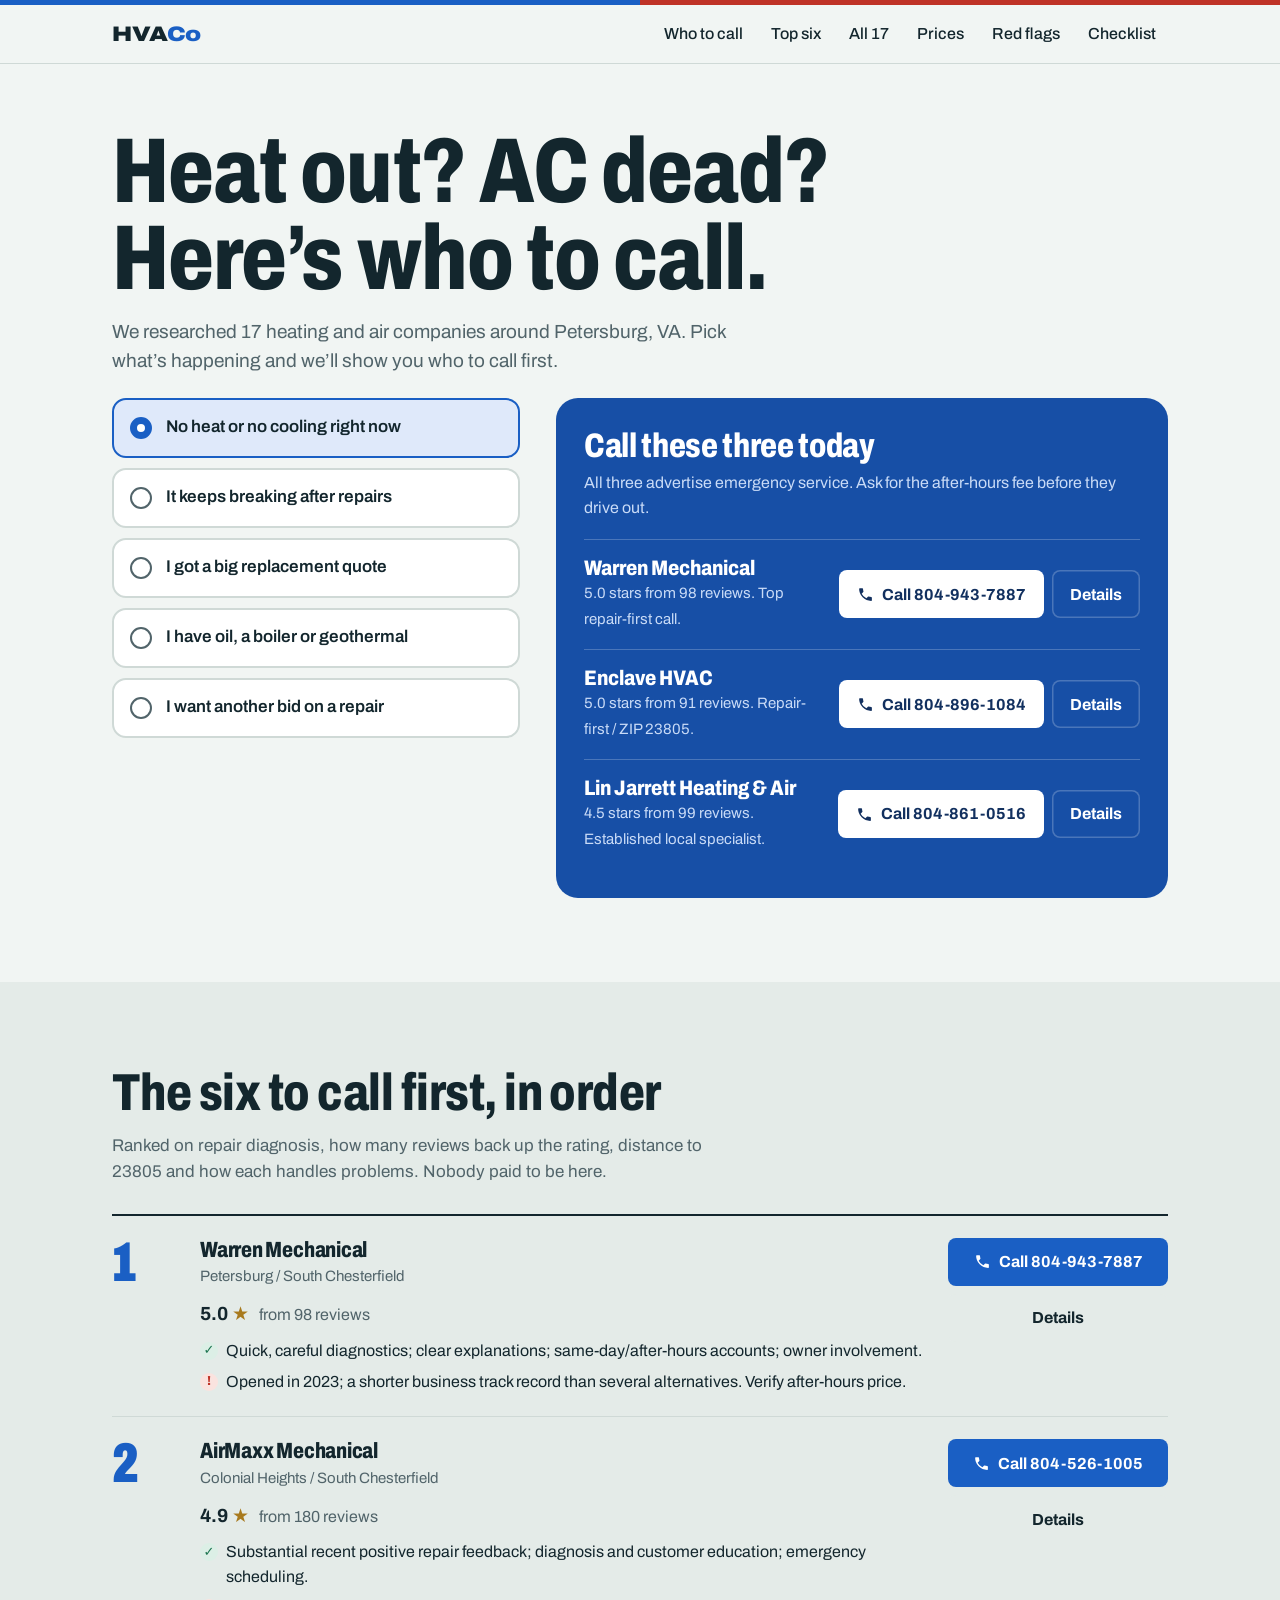
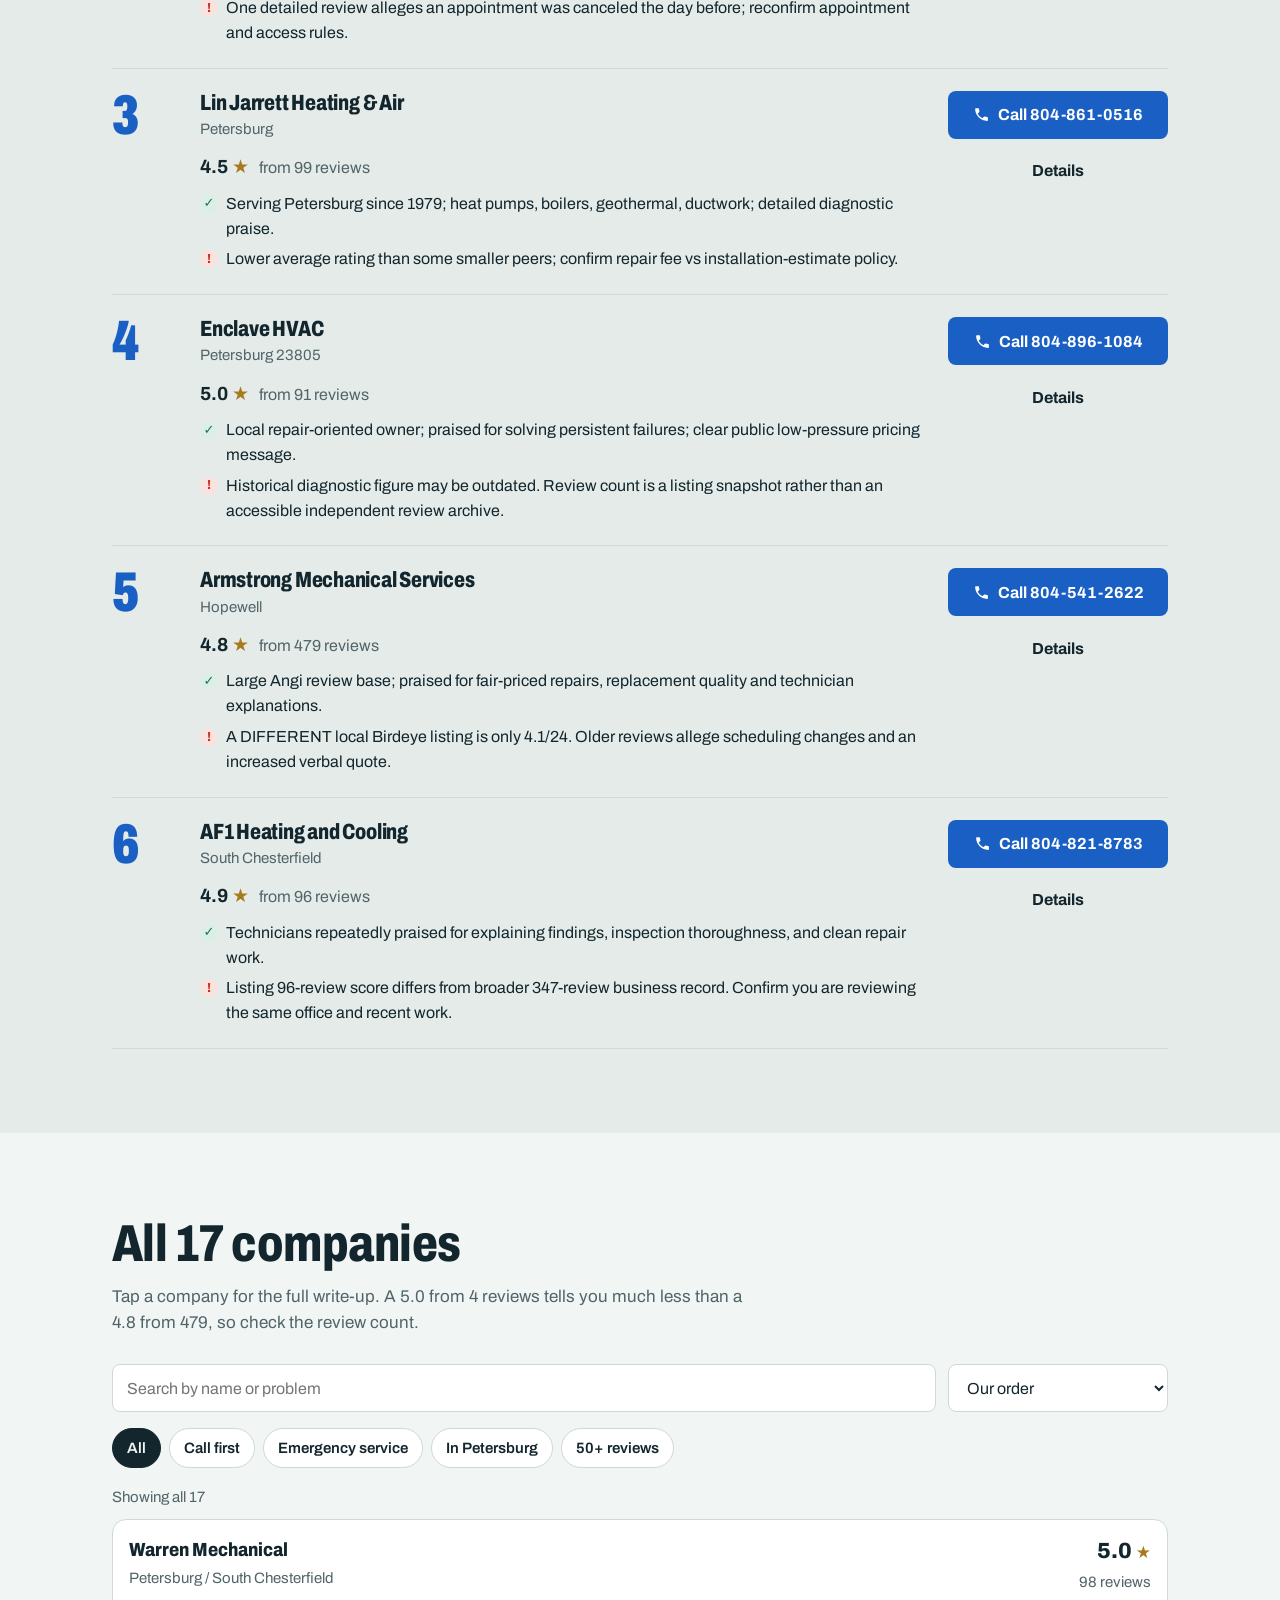
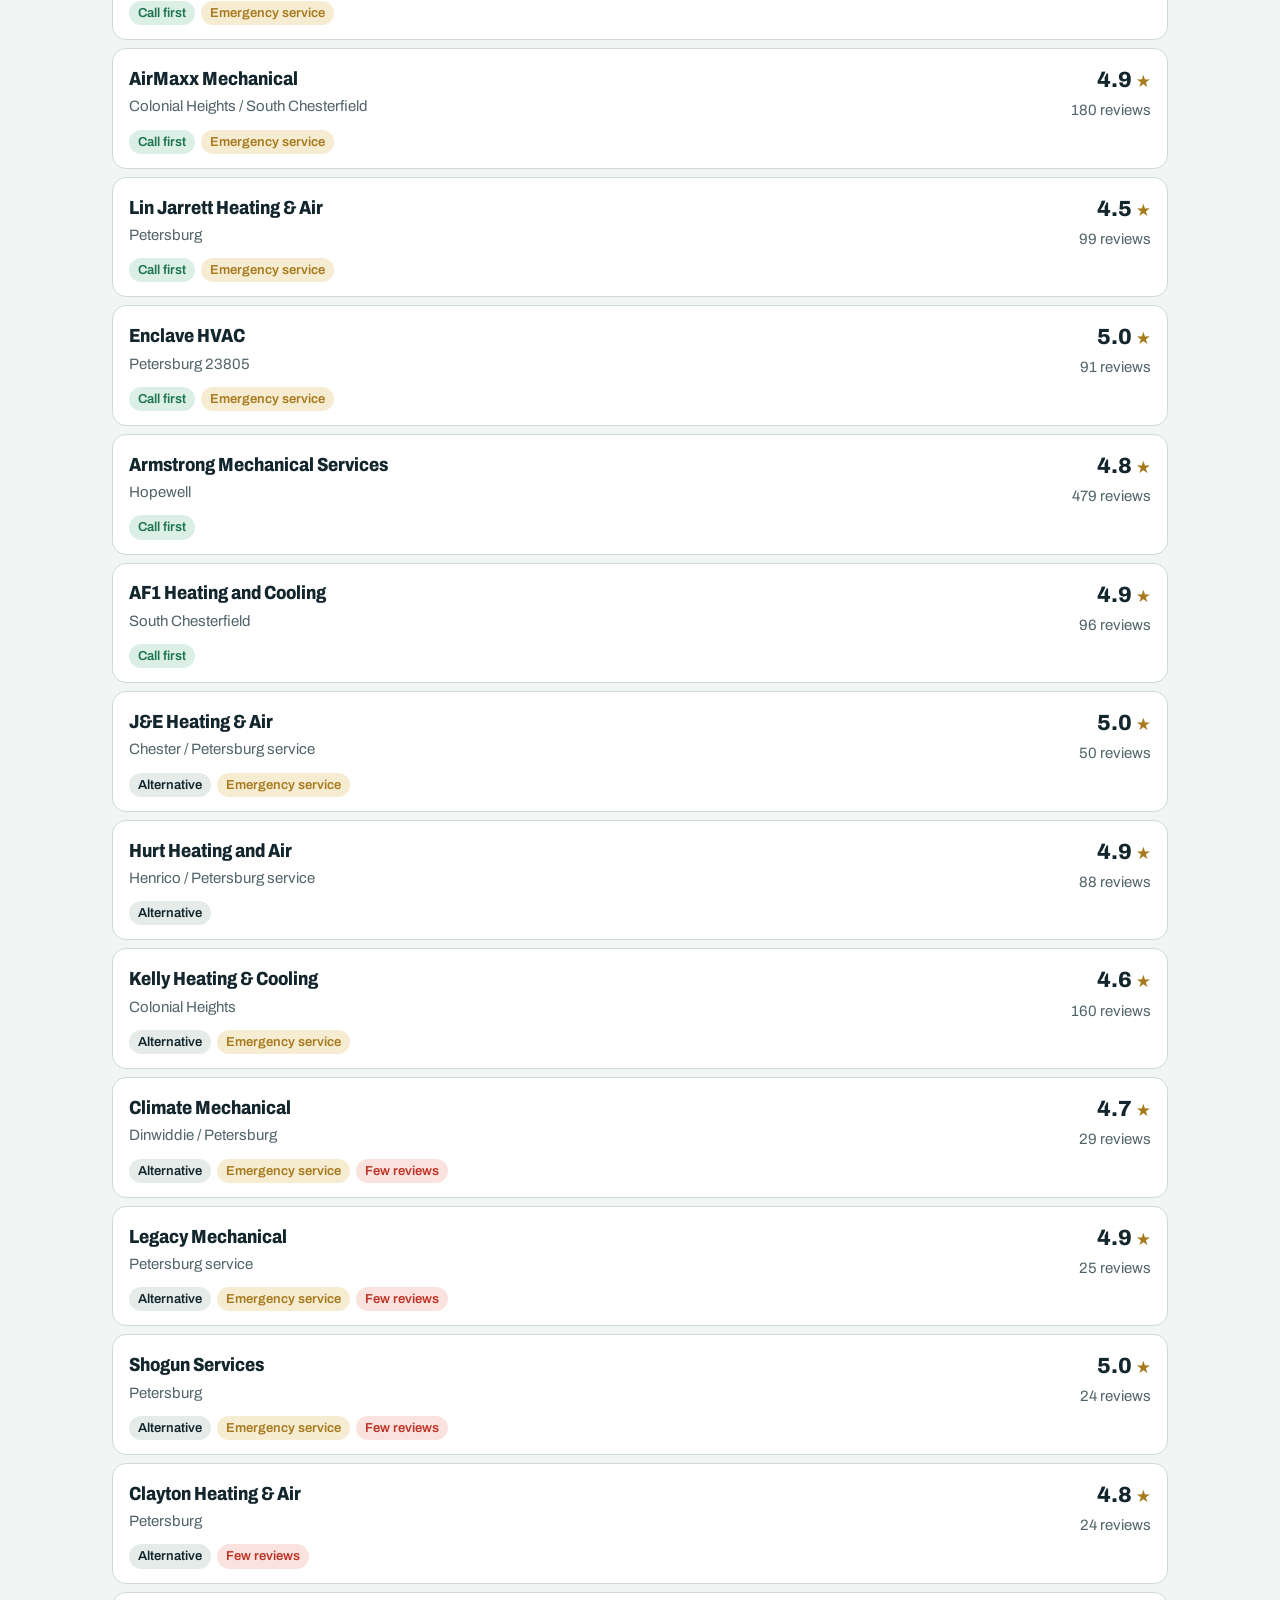
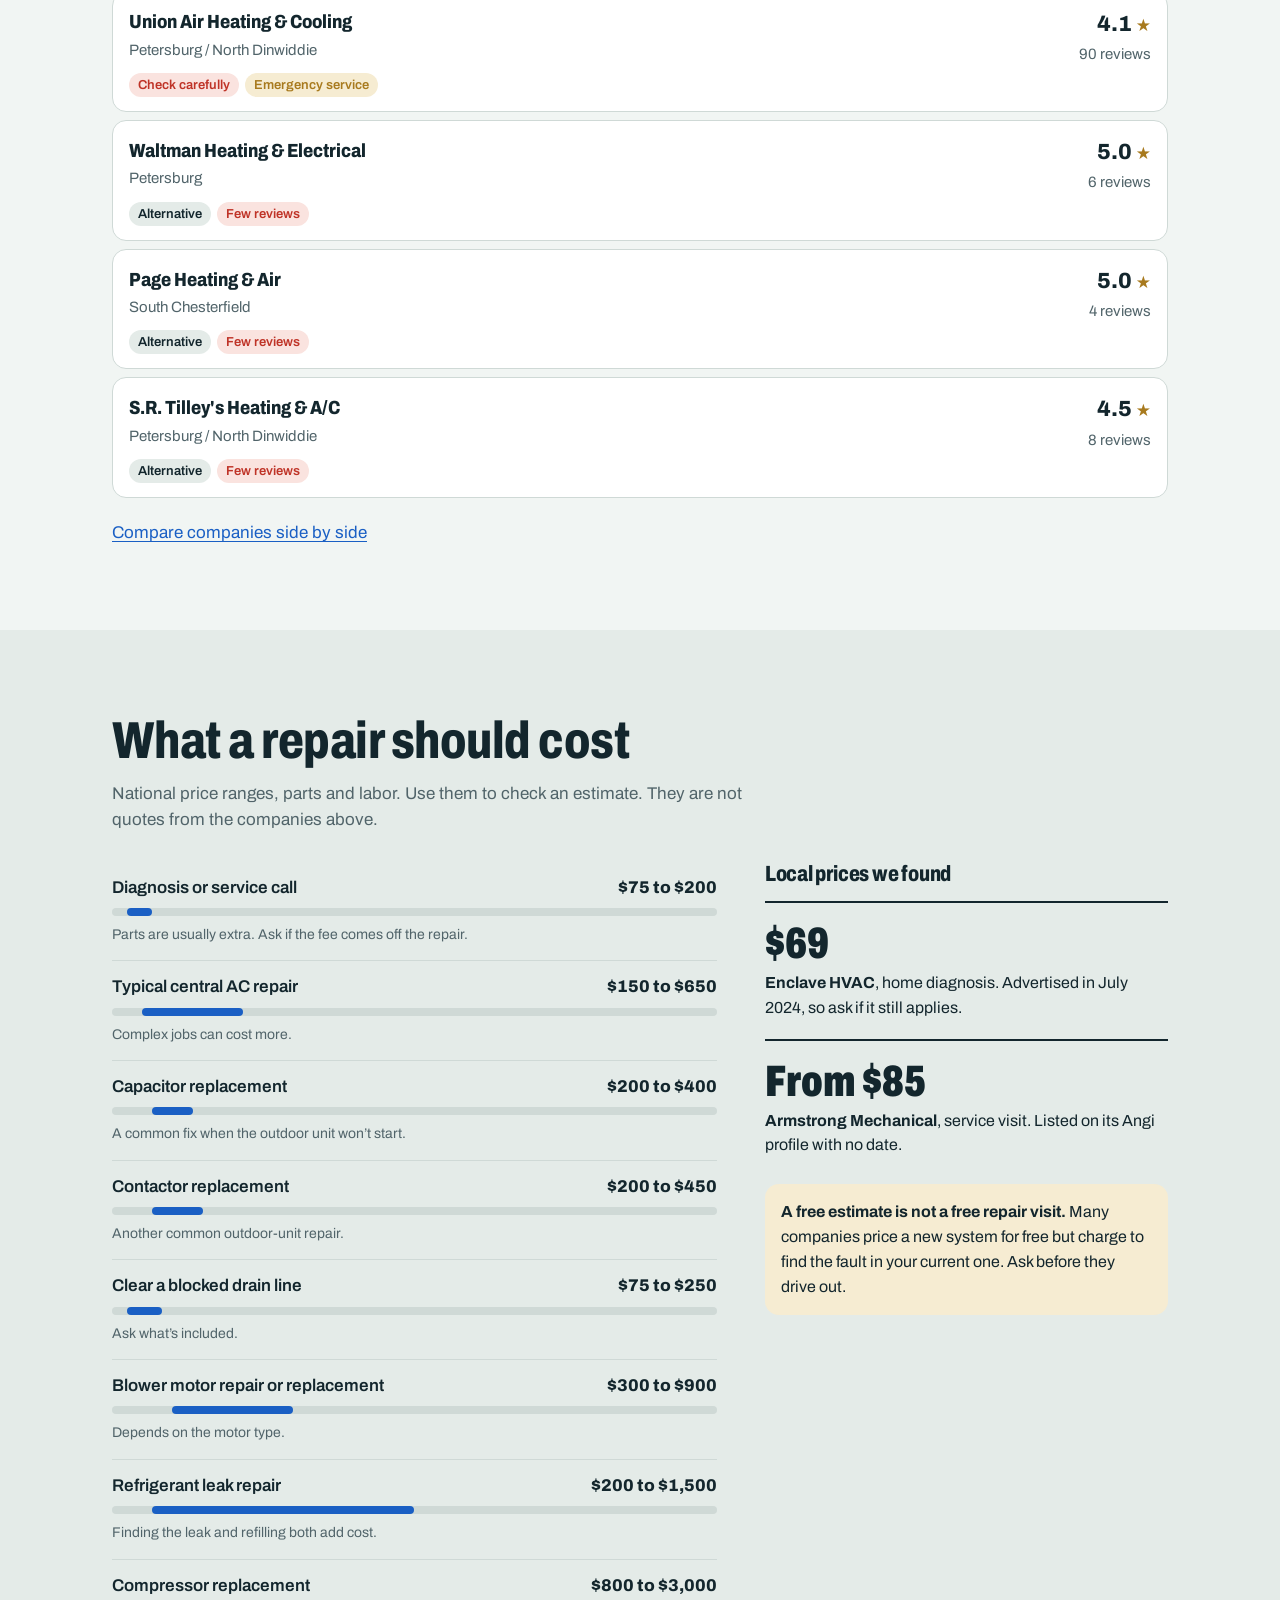
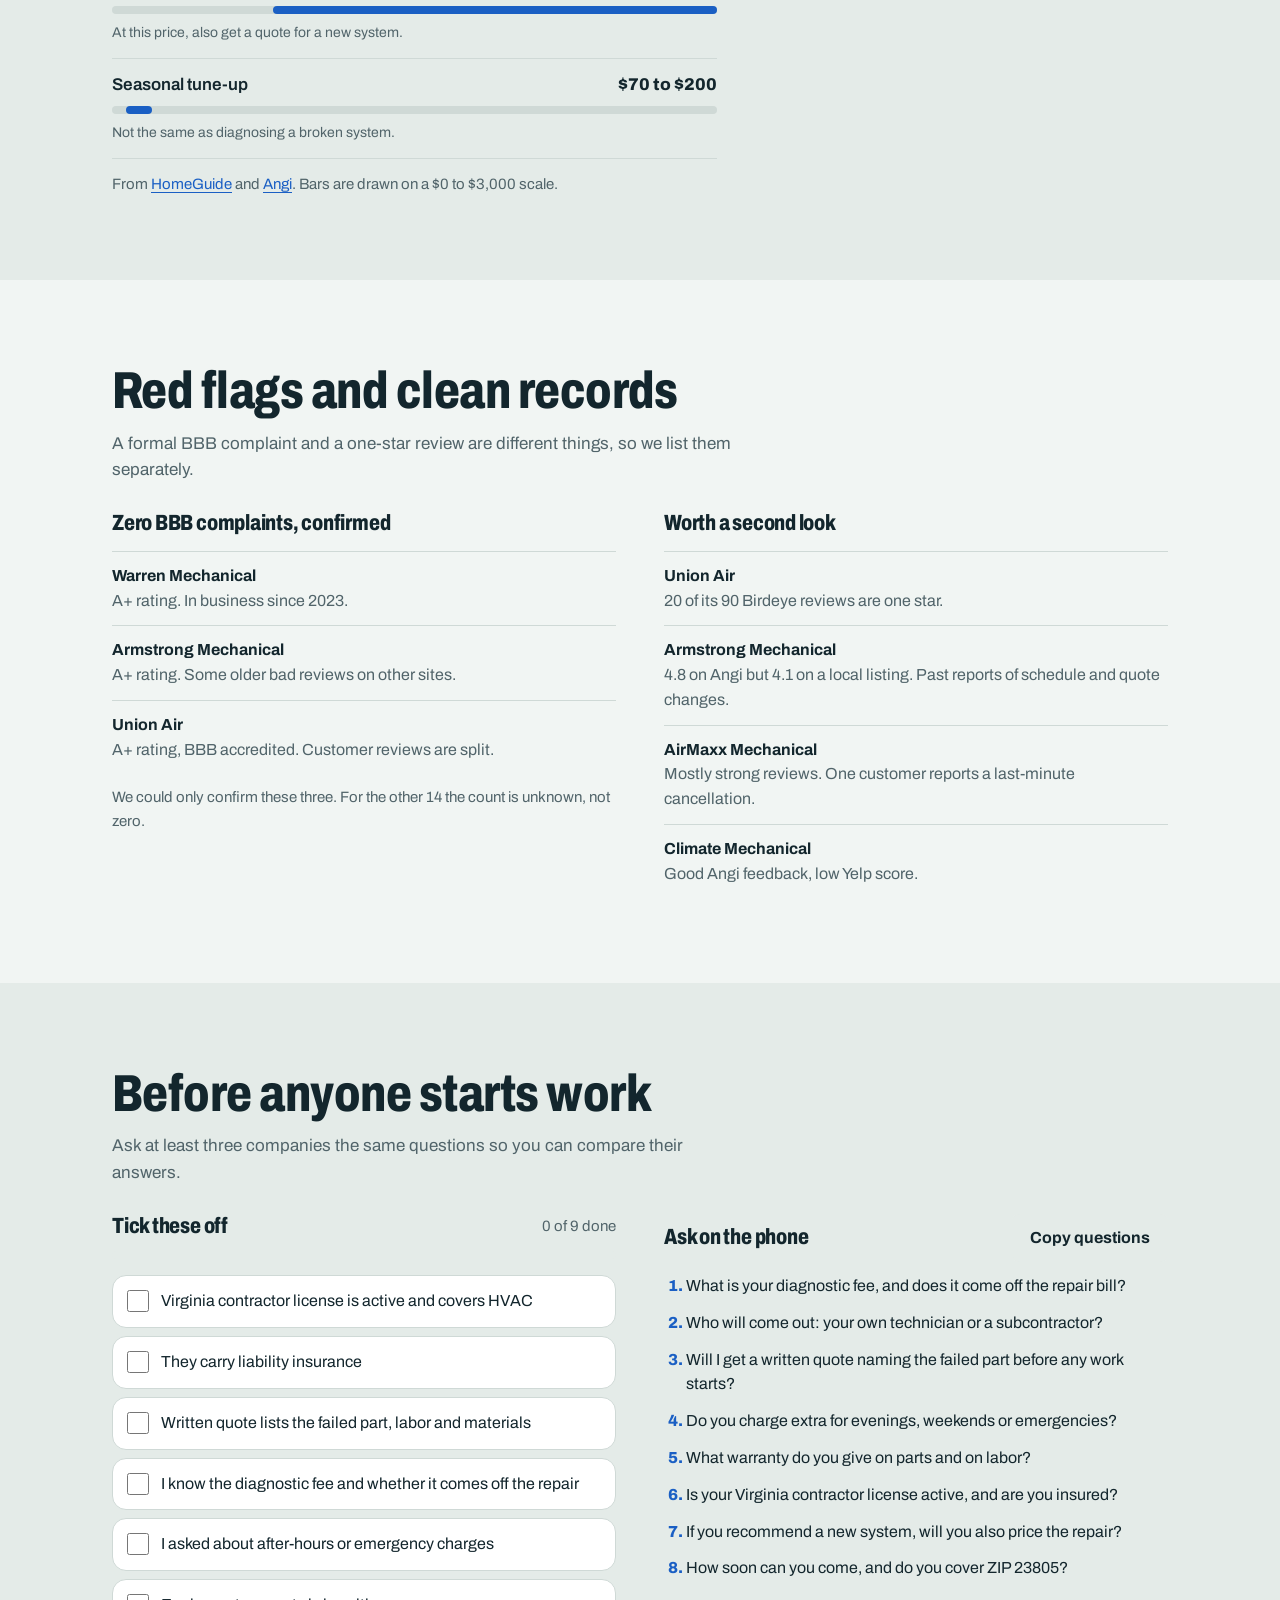
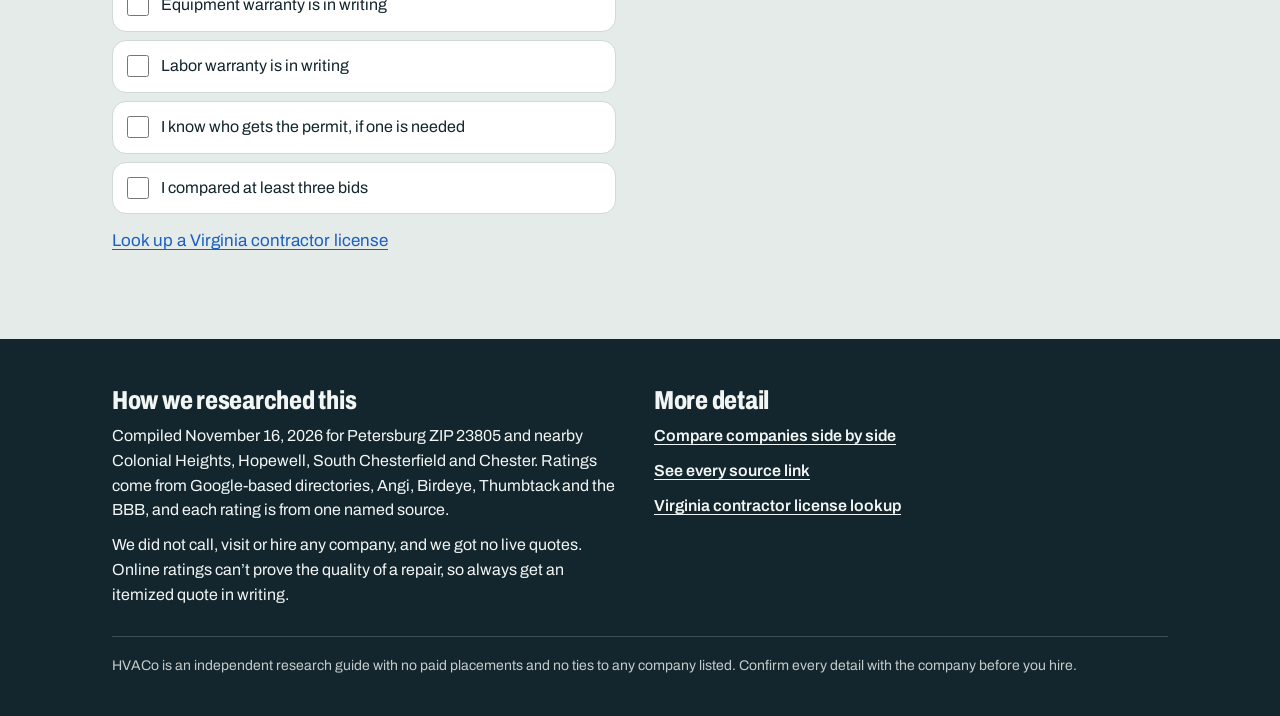
<file: index.html>
<!doctype html>
<html lang="en">
<head>
<meta charset="utf-8">
<meta name="viewport" content="width=device-width, initial-scale=1, viewport-fit=cover">
<title>HVACo: who to call for HVAC repair in Petersburg, VA</title>
<meta name="description" content="Heat out or AC dead in Petersburg, VA 23805? See which of 17 researched HVAC repair companies to call first, what repairs cost, and what to ask.">
<meta name="theme-color" content="#f1f5f3" media="(prefers-color-scheme: light)">
<meta name="theme-color" content="#0e1a1e" media="(prefers-color-scheme: dark)">
<link rel="preconnect" href="https://fonts.googleapis.com">
<link rel="preconnect" href="https://fonts.gstatic.com" crossorigin>
<link href="https://fonts.googleapis.com/css2?family=Archivo:wdth,wght@62..125,400..900&display=swap" rel="stylesheet">
<link rel="icon" href="data:image/svg+xml,<svg xmlns='http://www.w3.org/2000/svg' viewBox='0 0 32 32'><rect width='16' height='32' fill='%231a5fc4'/><rect x='16' width='16' height='32' fill='%23bf3327'/><text x='16' y='23' font-family='Arial' font-weight='900' font-size='20' text-anchor='middle' fill='white'>H</text></svg>">
<link rel="stylesheet" href="styles.css">
</head>
<body class="has-tabbar">

<header class="site-head">
  <div class="wrap">
    <a class="logo" href="#top">HVA<span>Co</span></a>
    <nav class="top-links" aria-label="Sections">
      <a href="#top">Who to call</a>
      <a href="#top-six">Top six</a>
      <a href="#all">All 17</a>
      <a href="#prices">Prices</a>
      <a href="#flags">Red flags</a>
      <a href="#checklist">Checklist</a>
    </nav>
    <span class="head-note">Petersburg, VA 23805</span>
  </div>
</header>

<main id="top">

<section class="hero">
  <div class="wrap">
    <h1>Heat out? AC dead? Here’s who to call.</h1>
    <p class="hero-lede">We researched 17 heating and air companies around Petersburg, VA. Pick what’s happening and we’ll show you who to call first.</p>
    <div class="triage">
      <fieldset class="opts" id="opts">
        <legend class="sr">What’s happening with your system?</legend>
      </fieldset>
      <div class="answer" id="answer" aria-live="polite"></div>
    </div>
  </div>
</section>

<section class="band band-sunk" id="top-six">
  <div class="wrap">
    <div class="band-head">
      <h2>The six to call first, in order</h2>
      <p>Ranked on repair diagnosis, how many reviews back up the rating, distance to 23805 and how each handles problems. Nobody paid to be here.</p>
    </div>
    <ol class="ranked" id="ranked"></ol>
  </div>
</section>

<section class="band" id="all">
  <div class="wrap">
    <div class="band-head">
      <h2>All 17 companies</h2>
      <p>Tap a company for the full write-up. A 5.0 from 4 reviews tells you much less than a 4.8 from 479, so check the review count.</p>
    </div>
    <div class="tools">
      <input class="field" id="q" type="search" placeholder="Search by name or problem" aria-label="Search companies">
      <select class="field" id="sort" aria-label="Sort companies">
        <option value="rank">Our order</option>
        <option value="n">Most reviews</option>
        <option value="rating">Highest rating</option>
        <option value="name">Name, A to Z</option>
      </select>
    </div>
    <div class="chips" id="chips" role="group" aria-label="Filter companies">
      <button class="chip" data-f="" aria-pressed="true">All</button>
      <button class="chip" data-f="priority" aria-pressed="false">Call first</button>
      <button class="chip" data-f="emergency" aria-pressed="false">Emergency service</button>
      <button class="chip" data-f="petersburg" aria-pressed="false">In Petersburg</button>
      <button class="chip" data-f="50" aria-pressed="false">50+ reviews</button>
    </div>
    <p class="muted small" id="count" style="margin-bottom:10px"></p>
    <div class="list" id="list"></div>
    <p style="margin-top:22px"><a href="research/dashboard.html">Compare companies side by side</a></p>
  </div>
</section>

<section class="band band-sunk" id="prices">
  <div class="wrap">
    <div class="band-head">
      <h2>What a repair should cost</h2>
      <p>National price ranges, parts and labor. Use them to check an estimate. They are not quotes from the companies above.</p>
    </div>
    <div class="cols">
      <div>
        <div id="costs"></div>
        <p class="muted small" style="margin-top:14px">From <a href="https://homeguide.com/costs/ac-repair-cost" target="_blank" rel="noopener">HomeGuide</a> and <a href="https://www.angi.com/articles/how-much-hvac-repair-cost.htm" target="_blank" rel="noopener">Angi</a>. Bars are drawn on a $0 to $3,000 scale.</p>
      </div>
      <div>
        <h3 style="margin-bottom:14px">Local prices we found</h3>
        <div class="quote">
          <strong>$69</strong>
          <p><b>Enclave HVAC</b>, home diagnosis. Advertised in July 2024, so ask if it still applies.</p>
        </div>
        <div class="quote">
          <strong>From $85</strong>
          <p><b>Armstrong Mechanical</b>, service visit. Listed on its Angi profile with no date.</p>
        </div>
        <p class="callout"><b>A free estimate is not a free repair visit.</b> Many companies price a new system for free but charge to find the fault in your current one. Ask before they drive out.</p>
      </div>
    </div>
  </div>
</section>

<section class="band" id="flags">
  <div class="wrap">
    <div class="band-head">
      <h2>Red flags and clean records</h2>
      <p>A formal BBB complaint and a one-star review are different things, so we list them separately.</p>
    </div>
    <div class="cols even">
      <div>
        <h3>Zero BBB complaints, confirmed</h3>
        <ul class="facts">
          <li><b>Warren Mechanical</b><span>A+ rating. In business since 2023.</span></li>
          <li><b>Armstrong Mechanical</b><span>A+ rating. Some older bad reviews on other sites.</span></li>
          <li><b>Union Air</b><span>A+ rating, BBB accredited. Customer reviews are split.</span></li>
        </ul>
        <p class="muted small" style="margin-top:12px">We could only confirm these three. For the other 14 the count is unknown, not zero.</p>
      </div>
      <div>
        <h3>Worth a second look</h3>
        <ul class="facts">
          <li><b>Union Air</b><span>20 of its 90 Birdeye reviews are one star.</span></li>
          <li><b>Armstrong Mechanical</b><span>4.8 on Angi but 4.1 on a local listing. Past reports of schedule and quote changes.</span></li>
          <li><b>AirMaxx Mechanical</b><span>Mostly strong reviews. One customer reports a last-minute cancellation.</span></li>
          <li><b>Climate Mechanical</b><span>Good Angi feedback, low Yelp score.</span></li>
        </ul>
      </div>
    </div>
  </div>
</section>

<section class="band band-sunk" id="checklist">
  <div class="wrap">
    <div class="band-head">
      <h2>Before anyone starts work</h2>
      <p>Ask at least three companies the same questions so you can compare their answers.</p>
    </div>
    <div class="cols even">
      <div>
        <div class="row-head"><h3>Tick these off</h3><span class="muted small" id="checkCount"></span></div>
        <div class="meter"><i id="checkBar"></i></div>
        <ul class="checks" id="checks"></ul>
        <p style="margin-top:14px"><a href="https://dporweb.dpor.virginia.gov/LicenseLookup/Search" target="_blank" rel="noopener">Look up a Virginia contractor license</a></p>
      </div>
      <div>
        <div class="row-head"><h3>Ask on the phone</h3><button class="btn btn-quiet" id="copyQs">Copy questions</button></div>
        <ol class="qs" id="qs"></ol>
      </div>
    </div>
  </div>
</section>
</main>

<footer class="foot">
  <div class="wrap">
    <div class="cols even">
      <div>
        <h2>How we researched this</h2>
        <p>Compiled November 16, 2026 for Petersburg ZIP 23805 and nearby Colonial Heights, Hopewell, South Chesterfield and Chester. Ratings come from Google-based directories, Angi, Birdeye, Thumbtack and the BBB, and each rating is from one named source.</p>
        <p>We did not call, visit or hire any company, and we got no live quotes. Online ratings can’t prove the quality of a repair, so always get an itemized quote in writing.</p>
      </div>
      <div>
        <h2>More detail</h2>
        <p><a href="research/dashboard.html">Compare companies side by side</a></p>
        <p><a href="research/dashboard.html#sources">See every source link</a></p>
        <p><a href="https://dporweb.dpor.virginia.gov/LicenseLookup/Search" target="_blank" rel="noopener">Virginia contractor license lookup</a></p>
      </div>
    </div>
    <p class="fine">HVACo is an independent research guide with no paid placements and no ties to any company listed. Confirm every detail with the company before you hire.</p>
  </div>
</footer>

<nav class="tabbar" aria-label="Jump to">
  <a href="#top">Who to call</a>
  <a href="#all">All 17</a>
  <a href="#prices">Prices</a>
  <a href="#checklist">Checklist</a>
</nav>

<script src="data/companies.js"></script>
<script src="site.js"></script>
<script>
(function(){
  const { C, byId, esc, short, rate, tags, callBtn } = window.HV;
  const order = C.map(c => c.id);

  // triage
  const CASES = [
    { id:'now', q:'No heat or no cooling right now', title:'Call these three today', tip:'All three advertise emergency service. Ask for the after-hours fee before they drive out.', ids:['warren','enclave','lin'] },
    { id:'repeat', q:'It keeps breaking after repairs', title:'Get a fresh diagnosis', tip:'Both are known for careful troubleshooting and second opinions.', ids:['warren','enclave'] },
    { id:'quote', q:'I got a big replacement quote', title:'Get a second price', tip:'Ask each to price the repair as well as a new system.', ids:['page','armstrong'] },
    { id:'fuel', q:'I have oil, a boiler or geothermal', title:'Call a specialist', tip:'Not every company works on these systems. These two do.', ids:['lin','waltman'] },
    { id:'bid', q:'I want another bid on a repair', title:'Compare with these', tip:'Each has a large review history. Ask who will do the work.', ids:['airmaxx','af1','armstrong'] }
  ];
  const opts = document.getElementById('opts'), answer = document.getElementById('answer');
  opts.insertAdjacentHTML('beforeend', CASES.map((k,i) => `<label class="opt"><input type="radio" name="case" value="${k.id}" ${i===0?'checked':''}><span>${esc(k.q)}</span></label>`).join(''));
  function showCase(id){
    const k = CASES.find(x => x.id === id);
    answer.innerHTML = `<h2>${esc(k.title)}</h2><p class="tip">${esc(k.tip)}</p><ol>${k.ids.map(i => { const c = byId[i]; return `
      <li><div><b>${esc(short(c.name))}</b><span class="why">${c.rating.toFixed(1)} stars from ${c.n} reviews. ${esc(c.label)}.</span></div>
      <div class="acts">${callBtn(c,'btn-white')}<button class="btn btn-outline-white" data-open="${c.id}">Details</button></div></li>`; }).join('')}</ol>`;
  }
  opts.addEventListener('change', e => {
    showCase(e.target.value);
    if (matchMedia('(max-width:899px)').matches) answer.scrollIntoView({ block:'start' });
  });
  showCase(CASES[0].id);

  // top six
  document.getElementById('ranked').innerHTML = C.filter(c => c.tier === 'priority').map((c,i) => `
    <li><span class="n" aria-hidden="true">${i+1}</span>
      <div class="body">
        <div><h3>${esc(short(c.name))}</h3><span class="muted small">${esc(c.area)}</span></div>
        ${rate(c)}
        <div class="pc"><p class="good">${esc(c.strength)}</p><p class="watch">${esc(c.concern)}</p></div>
      </div>
      <div class="acts">${callBtn(c)}<button class="btn btn-quiet" data-open="${c.id}">Details</button></div>
    </li>`).join('');

  // all 17
  const q = document.getElementById('q'), sort = document.getElementById('sort'), chips = document.getElementById('chips');
  let filter = '';
  const tests = { '':()=>true, priority:c=>c.tier==='priority', emergency:c=>c.emergency, petersburg:c=>c.region==='Petersburg', '50':c=>c.n>=50 };
  const sorts = { rank:(a,b)=>order.indexOf(a.id)-order.indexOf(b.id), n:(a,b)=>b.n-a.n, rating:(a,b)=>b.rating-a.rating||b.n-a.n, name:(a,b)=>a.name.localeCompare(b.name) };
  function render(){
    const s = q.value.trim().toLowerCase();
    const list = C.filter(c => tests[filter](c) && (!s || [c.name,c.area,c.strength,c.concern,c.label,c.fit].join(' ').toLowerCase().includes(s))).sort(sorts[sort.value]);
    document.getElementById('count').textContent = list.length === C.length ? `Showing all ${C.length}` : `Showing ${list.length} of ${C.length}`;
    document.getElementById('list').innerHTML = list.length ? list.map(c => `
      <button class="co" data-open="${c.id}">
        <span><span class="nm">${esc(short(c.name))}</span><br><span class="muted small">${esc(c.area)}</span></span>
        <span class="score"><b>${c.rating.toFixed(1)}</b> <span class="star" aria-hidden="true">★</span><br><span class="muted small">${c.n} reviews</span></span>
        ${tags(c)}
      </button>`).join('') : '<p class="empty">No company matches. Clear the search or choose “All”.</p>';
  }
  chips.addEventListener('click', e => {
    const b = e.target.closest('.chip'); if (!b) return;
    filter = b.dataset.f;
    chips.querySelectorAll('.chip').forEach(x => x.setAttribute('aria-pressed', x === b));
    render();
  });
  q.addEventListener('input', render); sort.addEventListener('change', render);
  render();

  // prices
  const COSTS=[["Diagnosis or service call",75,200,"Parts are usually extra. Ask if the fee comes off the repair."],["Typical central AC repair",150,650,"Complex jobs can cost more."],["Capacitor replacement",200,400,"A common fix when the outdoor unit won’t start."],["Contactor replacement",200,450,"Another common outdoor-unit repair."],["Clear a blocked drain line",75,250,"Ask what’s included."],["Blower motor repair or replacement",300,900,"Depends on the motor type."],["Refrigerant leak repair",200,1500,"Finding the leak and refilling both add cost."],["Compressor replacement",800,3000,"At this price, also get a quote for a new system."],["Seasonal tune-up",70,200,"Not the same as diagnosing a broken system."]];
  const M = 3000, $ = n => '$' + n.toLocaleString();
  document.getElementById('costs').innerHTML = COSTS.map(([l,a,b,n]) => `
    <div class="cost"><div class="cost-top">${esc(l)}<span>${$(a)} to ${$(b)}</span></div>
    <div class="track"><i style="left:${a/M*100}%;width:${Math.max(2,(b-a)/M*100)}%"></i></div><small>${esc(n)}</small></div>`).join('');

  // checklist
  const CHECKS=["Virginia contractor license is active and covers HVAC","They carry liability insurance","Written quote lists the failed part, labor and materials","I know the diagnostic fee and whether it comes off the repair","I asked about after-hours or emergency charges","Equipment warranty is in writing","Labor warranty is in writing","I know who gets the permit, if one is needed","I compared at least three bids"];
  let saved = {}; try { saved = JSON.parse(localStorage.getItem('hvaco-checks') || '{}'); } catch(e){}
  const ul = document.getElementById('checks');
  ul.innerHTML = CHECKS.map((t,i) => `<li><label><input type="checkbox" data-i="${i}" ${saved[i]?'checked':''}><span>${esc(t)}</span></label></li>`).join('');
  function upd(){ const n = ul.querySelectorAll('input:checked').length; document.getElementById('checkBar').style.width = (n/CHECKS.length*100)+'%'; document.getElementById('checkCount').textContent = `${n} of ${CHECKS.length} done`; }
  ul.addEventListener('change', e => { saved[e.target.dataset.i] = e.target.checked; try { localStorage.setItem('hvaco-checks', JSON.stringify(saved)); } catch(err){} upd(); });
  upd();

  const QS=["What is your diagnostic fee, and does it come off the repair bill?","Who will come out: your own technician or a subcontractor?","Will I get a written quote naming the failed part before any work starts?","Do you charge extra for evenings, weekends or emergencies?","What warranty do you give on parts and on labor?","Is your Virginia contractor license active, and are you insured?","If you recommend a new system, will you also price the repair?","How soon can you come, and do you cover ZIP 23805?"];
  document.getElementById('qs').innerHTML = QS.map(t => `<li>${esc(t)}</li>`).join('');
  const copyBtn = document.getElementById('copyQs');
  copyBtn.addEventListener('click', async () => {
    try { await navigator.clipboard.writeText(QS.map((t,i) => `${i+1}. ${t}`).join('\n')); copyBtn.textContent = 'Copied'; }
    catch(err){ copyBtn.textContent = 'Couldn’t copy. Select the text instead.'; }
    setTimeout(() => copyBtn.textContent = 'Copy questions', 2200);
  });
})();
</script>
</body>
</html>
</file>
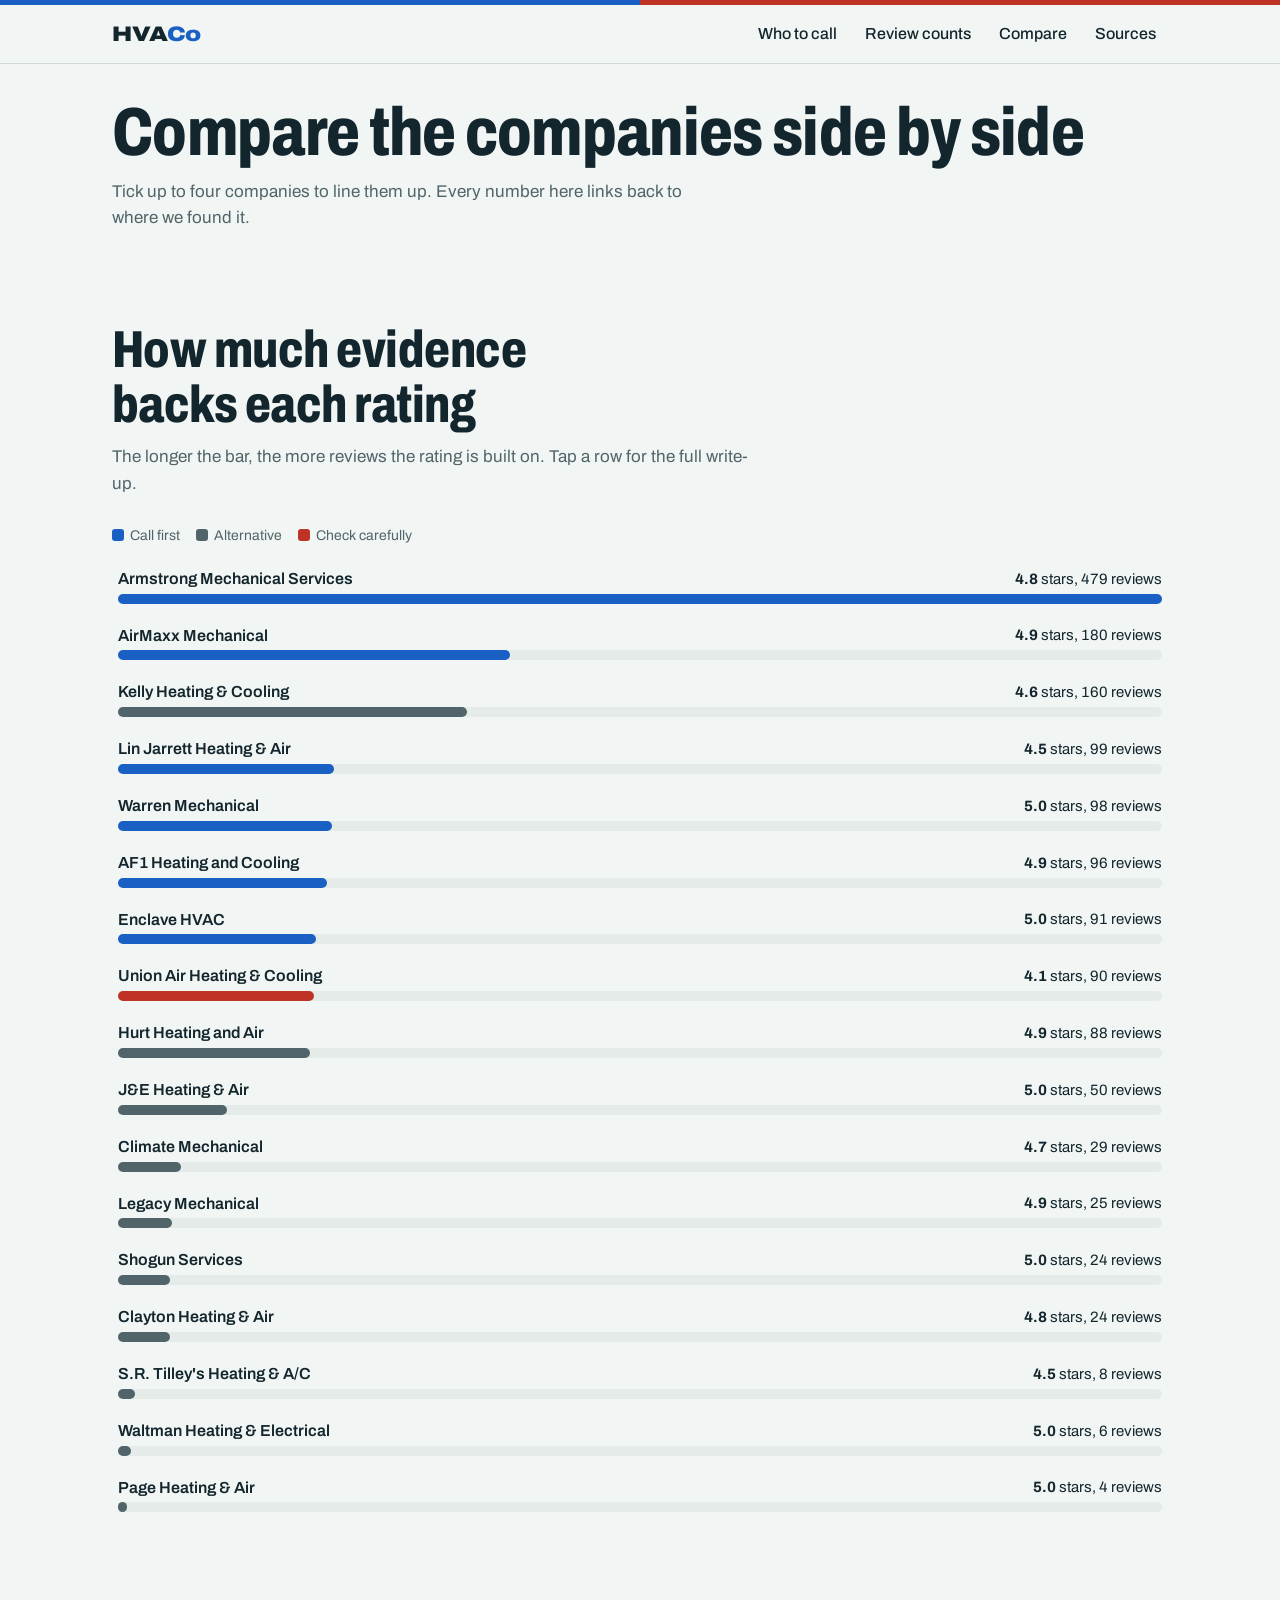
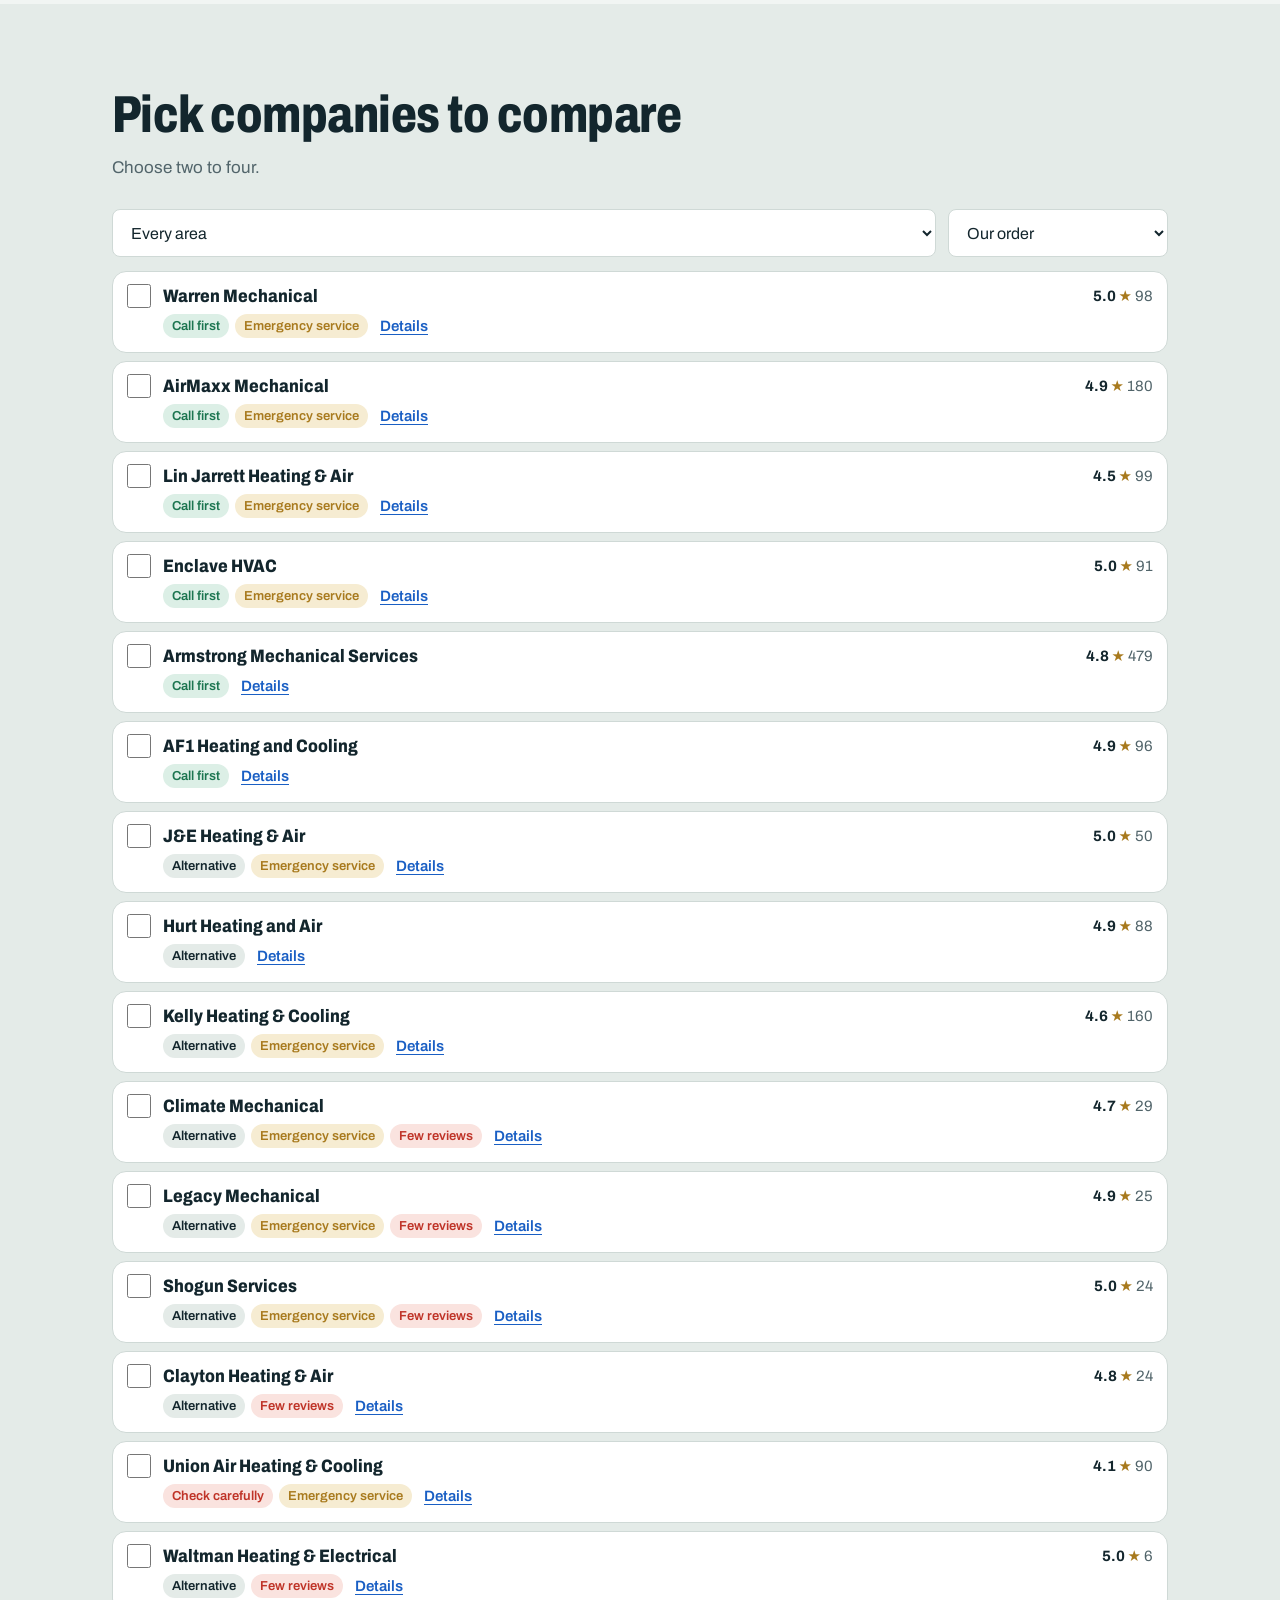
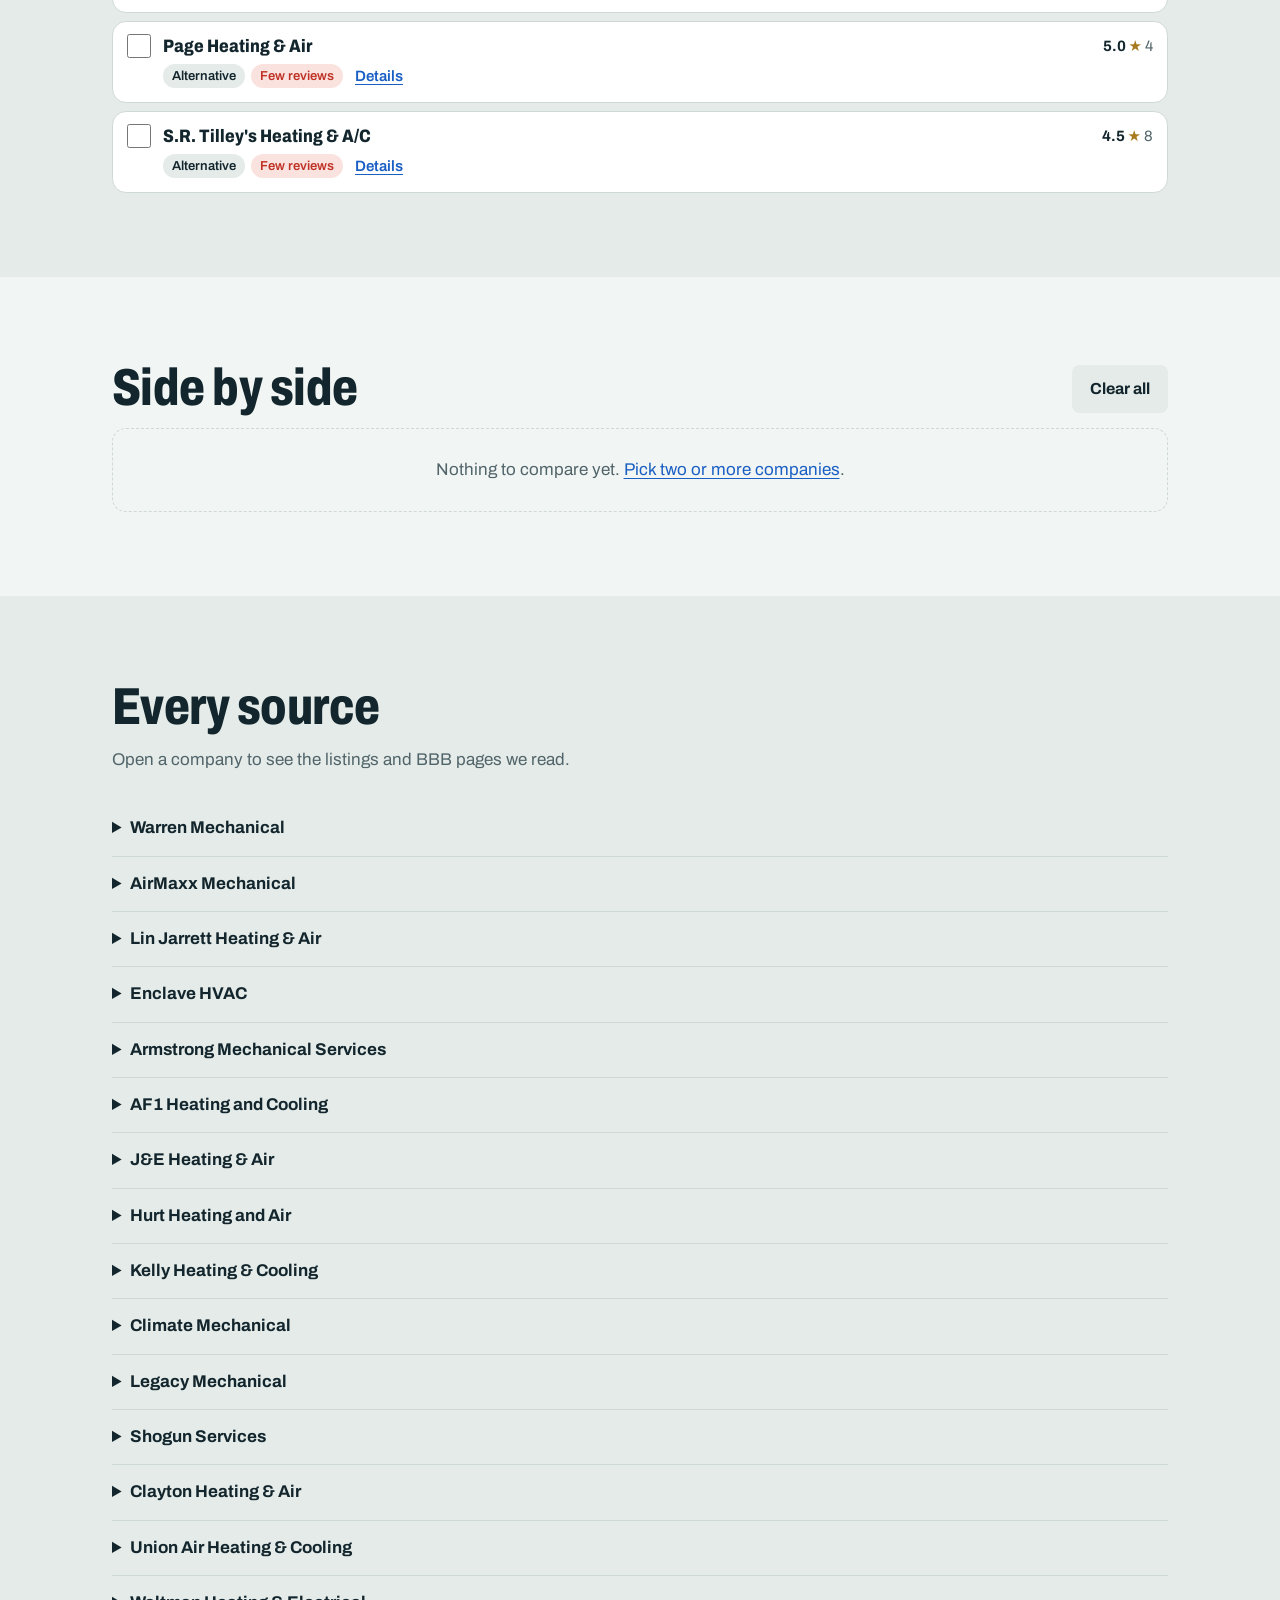
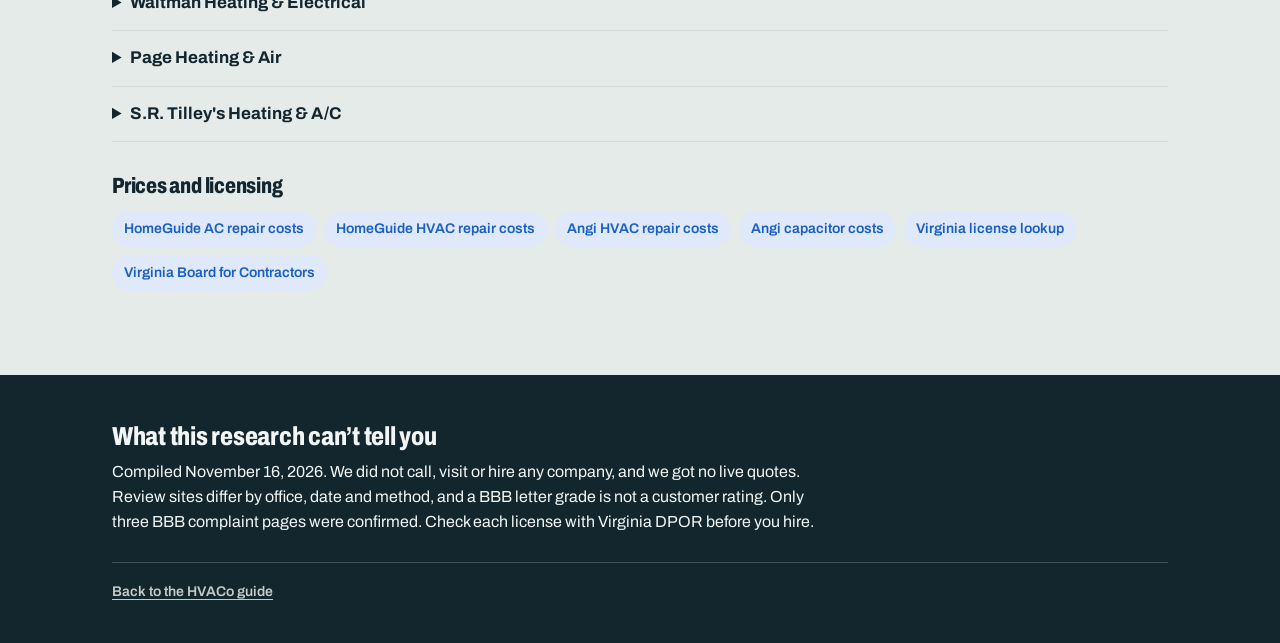
<file: research/dashboard.html>
<!doctype html>
<html lang="en">
<head>
<meta charset="utf-8">
<meta name="viewport" content="width=device-width, initial-scale=1, viewport-fit=cover">
<title>HVACo: compare Petersburg HVAC repair companies</title>
<meta name="description" content="Compare up to four Petersburg, VA HVAC repair companies side by side: ratings, review counts, BBB records, pricing and sources.">
<meta name="theme-color" content="#f1f5f3" media="(prefers-color-scheme: light)">
<meta name="theme-color" content="#0e1a1e" media="(prefers-color-scheme: dark)">
<link rel="preconnect" href="https://fonts.googleapis.com">
<link rel="preconnect" href="https://fonts.gstatic.com" crossorigin>
<link href="https://fonts.googleapis.com/css2?family=Archivo:wdth,wght@62..125,400..900&display=swap" rel="stylesheet">
<link rel="icon" href="data:image/svg+xml,<svg xmlns='http://www.w3.org/2000/svg' viewBox='0 0 32 32'><rect width='16' height='32' fill='%231a5fc4'/><rect x='16' width='16' height='32' fill='%23bf3327'/><text x='16' y='23' font-family='Arial' font-weight='900' font-size='20' text-anchor='middle' fill='white'>H</text></svg>">
<link rel="stylesheet" href="../styles.css">
</head>
<body>

<header class="site-head">
  <div class="wrap">
    <a class="logo" href="../index.html">HVA<span>Co</span></a>
    <nav class="top-links" aria-label="Sections">
      <a href="../index.html">Who to call</a>
      <a href="#reviews">Review counts</a>
      <a href="#pick">Compare</a>
      <a href="#sources">Sources</a>
    </nav>
    <a class="head-note" href="../index.html">Back to guide</a>
  </div>
</header>

<main>
<section class="page-title">
  <div class="wrap">
    <h1>Compare the companies side by side</h1>
    <p>Tick up to four companies to line them up. Every number here links back to where we found it.</p>
  </div>
</section>

<section class="band" id="reviews">
  <div class="wrap">
    <div class="band-head">
      <h2>How much evidence backs each rating</h2>
      <p>The longer the bar, the more reviews the rating is built on. Tap a row for the full write-up.</p>
    </div>
    <div class="legend">
      <span><i style="background:var(--blue)"></i>Call first</span>
      <span><i style="background:var(--muted)"></i>Alternative</span>
      <span><i style="background:var(--red)"></i>Check carefully</span>
    </div>
    <div class="bars" id="bars"></div>
  </div>
</section>

<section class="band band-sunk" id="pick">
  <div class="wrap">
    <div class="band-head">
      <h2>Pick companies to compare</h2>
      <p id="pickHint">Choose two to four.</p>
    </div>
    <div class="tools">
      <select class="field" id="area" aria-label="Filter by area"><option value="">Every area</option></select>
      <select class="field" id="sort" aria-label="Sort companies">
        <option value="rank">Our order</option>
        <option value="n">Most reviews</option>
        <option value="rating">Highest rating</option>
        <option value="name">Name, A to Z</option>
      </select>
    </div>
    <div class="list" id="picks"></div>
  </div>
</section>

<section class="band" id="compare">
  <div class="wrap">
    <div class="row-head">
      <h2>Side by side</h2>
      <button class="btn btn-quiet" id="clear" hidden>Clear all</button>
    </div>
    <div id="cmpOut"></div>
  </div>
</section>

<section class="band band-sunk" id="sources">
  <div class="wrap">
    <div class="band-head">
      <h2>Every source</h2>
      <p>Open a company to see the listings and BBB pages we read.</p>
    </div>
    <div id="srcList"></div>
    <h3 style="margin:32px 0 12px">Prices and licensing</h3>
    <div class="linklist">
      <a href="https://homeguide.com/costs/ac-repair-cost" target="_blank" rel="noopener">HomeGuide AC repair costs</a>
      <a href="https://homeguide.com/costs/hvac-repair-cost" target="_blank" rel="noopener">HomeGuide HVAC repair costs</a>
      <a href="https://www.angi.com/articles/how-much-hvac-repair-cost.htm" target="_blank" rel="noopener">Angi HVAC repair costs</a>
      <a href="https://www.angi.com/articles/how-much-does-it-cost-replace-ac-capacitor.htm" target="_blank" rel="noopener">Angi capacitor costs</a>
      <a href="https://dporweb.dpor.virginia.gov/LicenseLookup/Search" target="_blank" rel="noopener">Virginia license lookup</a>
      <a href="https://www.dpor.virginia.gov/Boards/Contractors/" target="_blank" rel="noopener">Virginia Board for Contractors</a>
    </div>
  </div>
</section>
</main>

<div class="cmp-bar" id="cmpBar" hidden>
  <span id="cmpBarText"></span>
  <a class="btn btn-white" href="#compare">See comparison</a>
</div>

<footer class="foot">
  <div class="wrap">
    <h2>What this research can’t tell you</h2>
    <p style="max-width:44em">Compiled November 16, 2026. We did not call, visit or hire any company, and we got no live quotes. Review sites differ by office, date and method, and a BBB letter grade is not a customer rating. Only three BBB complaint pages were confirmed. Check each license with Virginia DPOR before you hire.</p>
    <p class="fine"><a href="../index.html">Back to the HVACo guide</a></p>
  </div>
</footer>

<script src="../data/companies.js"></script>
<script src="../site.js"></script>
<script>
(function(){
  const { C, byId, esc, short, tierLabel, rate, tags, callBtn } = window.HV;
  const order = C.map(c => c.id);
  const maxN = Math.max(...C.map(c => c.n));

  // review bars
  document.getElementById('bars').innerHTML = [...C].sort((a,b) => b.n - a.n).map(c => `
    <button class="barrow ${c.tier}" data-open="${c.id}">
      <span class="nm">${esc(short(c.name))}</span>
      <span class="val"><b>${c.rating.toFixed(1)}</b> stars, ${c.n} reviews</span>
      <span class="bar"><i style="width:${c.n/maxN*100}%"></i></span>
    </button>`).join('');

  // picker
  const picked = new Set();
  try { (new URLSearchParams(location.hash.slice(1)).get('c') || '').split(',').forEach(i => byId[i] && picked.size < 4 && picked.add(i)); } catch(e){}
  const area = document.getElementById('area'), sort = document.getElementById('sort');
  area.insertAdjacentHTML('beforeend', [...new Set(C.map(c => c.region))].sort().map(r => `<option>${esc(r)}</option>`).join(''));
  const sorts = { rank:(a,b)=>order.indexOf(a.id)-order.indexOf(b.id), n:(a,b)=>b.n-a.n, rating:(a,b)=>b.rating-a.rating||b.n-a.n, name:(a,b)=>a.name.localeCompare(b.name) };

  function renderPicks(){
    const full = picked.size >= 4;
    const list = C.filter(c => !area.value || c.region === area.value).sort(sorts[sort.value]);
    document.getElementById('picks').innerHTML = list.map(c => `
      <div class="pick ${picked.has(c.id)?'on':''}">
        <input type="checkbox" id="p-${c.id}" data-pick="${c.id}" ${picked.has(c.id)?'checked':''} ${full && !picked.has(c.id)?'disabled':''} aria-label="Compare ${esc(short(c.name))}">
        <label class="nm" for="p-${c.id}">${esc(short(c.name))}</label>
        <span class="small"><b>${c.rating.toFixed(1)}</b> <span style="color:var(--brass)" aria-hidden="true">★</span> <span class="muted">${c.n}</span></span>
        <span class="more">${tags(c)}<button class="linkish" data-open="${c.id}">Details</button></span>
      </div>`).join('');
    document.getElementById('pickHint').textContent = full ? 'Four chosen, which is the most that fit. Untick one to swap.' : picked.size ? `${picked.size} chosen. You can pick up to four.` : 'Choose two to four.';
  }

  const ROWS = [
    ['Rating', c => `${c.rating.toFixed(1)} stars from ${c.n} reviews<br><a href="${esc(c.sourceurl)}" target="_blank" rel="noopener">${esc(c.source)}</a>`],
    ['Our view', c => `${tierLabel[c.tier]}. ${esc(c.label)}.`],
    ['Best for', c => esc(c.fit)],
    ['Emergency service', c => c.emergency ? 'Advertised' : 'Not confirmed'],
    ['BBB rating', c => esc(c.bbb)],
    ['BBB complaints', c => esc(c.complaints)],
    ['Pricing', c => esc(c.price)],
    ['Strength', c => esc(c.strength)],
    ['Watch for', c => esc(c.concern)]
  ];
  function renderCmp(){
    const ids = [...picked], out = document.getElementById('cmpOut');
    document.getElementById('clear').hidden = !ids.length;
    const bar = document.getElementById('cmpBar');
    bar.hidden = ids.length < 2;
    document.getElementById('cmpBarText').textContent = `${ids.length} companies chosen`;
    if (ids.length < 2) { out.innerHTML = `<p class="empty">${ids.length ? 'Pick one more company to compare.' : 'Nothing to compare yet. <a href="#pick">Pick two or more companies</a>.'}</p>`; return; }
    out.innerHTML = `<div class="cmp-scroll"><div class="cmp">${ids.map(id => { const c = byId[id]; return `
      <article class="cmp-col"><h3>${esc(short(c.name))}</h3>
        <dl>${ROWS.map(([l,f]) => `<div><dt>${l}</dt><dd>${f(c)}</dd></div>`).join('')}</dl>
        ${callBtn(c)}<button class="btn btn-quiet" data-open="${c.id}">Details</button>
      </article>`; }).join('')}</div></div>${ids.length > 1 ? '<p class="muted small" style="margin-top:10px">On a phone, swipe sideways to see each company.</p>' : ''}`;
  }
  function sync(){ renderPicks(); renderCmp(); try { history.replaceState(null, '', picked.size ? '#c=' + [...picked].join(',') : location.pathname); } catch(e){} }

  document.getElementById('picks').addEventListener('change', e => {
    const id = e.target.dataset.pick; if (!id) return;
    e.target.checked ? picked.add(id) : picked.delete(id); sync();
    const el = document.getElementById('p-' + id); if (el) el.focus();
  });
  document.getElementById('clear').addEventListener('click', () => { picked.clear(); sync(); });
  area.addEventListener('change', renderPicks); sort.addEventListener('change', renderPicks);
  sync();

  // sources
  document.getElementById('srcList').innerHTML = C.map(c => `
    <details class="src"><summary>${esc(short(c.name))}</summary>
      <div class="linklist"><a href="${esc(c.sourceurl)}" target="_blank" rel="noopener">${esc(c.source)}</a>${(c.others||[]).map(([l,u]) => `<a href="${esc(u)}" target="_blank" rel="noopener">${esc(l)}</a>`).join('')}</div>
    </details>`).join('');
})();
</script>
</body>
</html>
</file>
<file: styles.css>
/* HVACo design tokens
   Palette comes from a technician's manifold gauge set: blue low side, red high side,
   brass fittings, on galvanized-duct grey. */
:root{
  --paper:#f1f5f3; --surface:#ffffff; --sunk:#e4ebe8; --ink:#13262d; --muted:#51646a; --line:#cfd9d6;
  --blue:#1a5fc4; --blue-soft:#dfe9fa; --on-blue:#ffffff;
  --red:#bf3327; --red-soft:#fae3df;
  --brass:#a87a1e; --brass-soft:#f6ecd2;
  --green:#1c7550; --green-soft:#dcefe6;
  --panel:#174fa6; --panel-ink:#ffffff; --panel-muted:#c9dbf7; --panel-line:rgba(255,255,255,.22);
  --r-sm:8px; --r-md:14px; --r-lg:22px;
}
@media (prefers-color-scheme:dark){:root{
  --paper:#0e1a1e; --surface:#16262b; --sunk:#1e3238; --ink:#e7efed; --muted:#9cb0b3; --line:#2b4047;
  --blue:#7fb0ff; --blue-soft:#1b3050; --on-blue:#0b1a2b;
  --red:#ff8a7c; --red-soft:#40211d;
  --brass:#e2b961; --brass-soft:#3a3018;
  --green:#62cf9f; --green-soft:#17362a;
  --panel:#1b4c9c; --panel-muted:#c3d6f5;
}}
*,*::before,*::after{box-sizing:border-box}
html{scroll-behavior:smooth;scroll-padding-top:76px;-webkit-text-size-adjust:100%}
@media (prefers-reduced-motion:reduce){html{scroll-behavior:auto}*{transition:none!important;animation:none!important}}
body{margin:0;background:var(--paper);color:var(--ink);font:17px/1.55 Archivo,system-ui,-apple-system,"Segoe UI",sans-serif;-webkit-font-smoothing:antialiased}
h1,h2,h3{margin:0;font-stretch:78%;font-weight:800;line-height:1.05;letter-spacing:-.01em;text-wrap:balance}
h1{font-size:clamp(40px,10vw,92px);line-height:.95}
h2{font-size:clamp(32px,6vw,52px)}
h3{font-size:22px;line-height:1.15}
p{margin:0}
a{color:var(--blue);text-underline-offset:3px}
:focus-visible{outline:3px solid var(--blue);outline-offset:2px;border-radius:4px}
.wrap{max-width:1120px;margin:0 auto;padding:0 18px}
@media(min-width:760px){.wrap{padding:0 32px}}
.muted{color:var(--muted)}
.small{font-size:15px}
.sr{position:absolute;width:1px;height:1px;overflow:hidden;clip-path:inset(50%)}

/* gauge stripe + header */
.site-head{position:sticky;top:0;z-index:30;background:var(--paper);border-bottom:1px solid var(--line)}
.site-head::before{content:"";display:block;height:5px;background:linear-gradient(90deg,var(--blue) 0 50%,var(--red) 50% 100%)}
.site-head .wrap{display:flex;align-items:center;justify-content:space-between;height:58px;gap:16px}
.logo{font-weight:900;font-stretch:118%;font-size:21px;letter-spacing:-.02em;color:var(--ink);text-decoration:none}
.logo span{color:var(--blue)}
.top-links{display:none;gap:4px}
.top-links a{padding:8px 12px;border-radius:var(--r-sm);color:var(--ink);text-decoration:none;font-weight:500;font-size:16px}
.top-links a:hover{background:var(--sunk)}
.head-note{font-size:14px;color:var(--muted)}
@media(min-width:860px){.top-links{display:flex}.head-note{display:none}}

/* mobile tab bar */
.tabbar{position:fixed;left:0;right:0;bottom:0;z-index:30;display:grid;grid-template-columns:repeat(4,1fr);background:var(--surface);border-top:1px solid var(--line);padding-bottom:env(safe-area-inset-bottom)}
.tabbar a{display:grid;place-items:center;min-height:56px;padding:6px 4px;text-align:center;font-size:14px;font-weight:600;line-height:1.15;color:var(--ink);text-decoration:none}
.tabbar a+a{border-left:1px solid var(--line)}
.tabbar a:active{background:var(--sunk)}
body.has-tabbar{padding-bottom:calc(58px + env(safe-area-inset-bottom))}
@media(min-width:860px){.tabbar{display:none}body.has-tabbar{padding-bottom:0}}

/* buttons */
.btn{display:inline-flex;align-items:center;justify-content:center;gap:8px;min-height:48px;padding:10px 18px;border:0;border-radius:var(--r-sm);font:700 16px/1.2 Archivo,system-ui,sans-serif;text-decoration:none;cursor:pointer;white-space:nowrap}
.btn-call{background:var(--blue);color:var(--on-blue)}
.btn-call:hover{filter:brightness(1.1)}
.btn-quiet{background:var(--sunk);color:var(--ink)}
.btn-quiet:hover{background:var(--line)}
.btn-white{background:#fff;color:#12305f}
.btn-outline-white{background:transparent;color:#fff;box-shadow:inset 0 0 0 1.5px var(--panel-line)}
.phone-ico{width:17px;height:17px;flex:none}

/* sections */
.band{padding:56px 0}
@media(min-width:760px){.band{padding:84px 0}}
.band-sunk{background:var(--sunk)}
.band-head{max-width:640px;margin-bottom:28px}
.band-head p{margin-top:12px;color:var(--muted)}

/* hero triage */
.hero{padding:28px 0 56px}
@media(min-width:900px){.hero{padding:64px 0 84px}}
.hero-lede{font-size:19px;color:var(--muted);max-width:34em;margin:14px 0 22px}
.triage{display:grid;gap:22px}
@media(min-width:900px){.triage{grid-template-columns:minmax(0,.8fr) minmax(0,1.2fr);gap:36px;align-items:start}}
.opts{border:0;margin:0;padding:0;display:grid;gap:10px}
.opt{position:relative;display:block}
.opt input{position:absolute;opacity:0;inset:0}
.opt span{display:flex;align-items:center;gap:14px;min-height:60px;padding:12px 16px;background:var(--surface);border:2px solid var(--line);border-radius:var(--r-md);font-weight:600;cursor:pointer}
.opt span::before{content:"";flex:none;width:22px;height:22px;border-radius:50%;border:2px solid var(--muted);background:var(--surface)}
.opt input:checked+span{border-color:var(--blue);background:var(--blue-soft)}
.opt input:checked+span::before{border:7px solid var(--blue)}
.opt input:focus-visible+span{outline:3px solid var(--blue);outline-offset:2px}
.answer{background:var(--panel);color:var(--panel-ink);border-radius:var(--r-lg);padding:22px 18px;scroll-margin-top:84px}
@media(min-width:760px){.answer{padding:30px 28px}}
.answer h2{font-size:clamp(26px,4.4vw,34px)}
.answer .tip{color:var(--panel-muted);margin-top:8px;font-size:16px}
.answer ol{list-style:none;margin:18px 0 0;padding:0}
.answer li{padding:16px 0;border-top:1px solid var(--panel-line);display:grid;gap:12px}
.answer li b{font-size:21px;font-stretch:85%;font-weight:800;display:block;line-height:1.15}
.answer li .why{color:var(--panel-muted);font-size:15px}
.answer .acts{display:flex;gap:8px;flex-wrap:wrap}
.answer .acts .btn{flex:1 1 150px}
@media(min-width:560px){.answer li{grid-template-columns:1fr auto;align-items:center}.answer .acts{flex-wrap:nowrap}.answer .acts .btn{flex:none}}

/* ranked list (call order) */
.ranked{list-style:none;margin:0;padding:0;border-top:2px solid var(--ink)}
.ranked>li{display:grid;grid-template-columns:44px minmax(0,1fr);gap:4px 12px;padding:22px 0;border-bottom:1px solid var(--line)}
.ranked .n{font-size:40px;font-weight:900;font-stretch:70%;line-height:.9;color:var(--blue)}
.ranked .body{display:grid;gap:10px}
.ranked .acts{grid-column:1/-1;display:flex;gap:8px;flex-wrap:wrap;margin-top:8px}
.ranked .acts .btn{flex:1 1 auto}
@media(min-width:860px){
  .ranked>li{grid-template-columns:64px minmax(0,1fr) 220px;gap:24px;align-items:start}
  .ranked .n{font-size:56px}
  .ranked .acts{grid-column:auto;flex-direction:column;margin:0}
  .ranked .acts .btn{flex:none;width:100%}
}
.rate{display:flex;flex-wrap:wrap;align-items:baseline;gap:6px 10px;font-size:16px}
.rate strong{font-size:19px}
.rate .star{color:var(--brass)}
.pc{display:grid;gap:6px;font-size:16px}
.pc p{padding-left:26px;position:relative}
.pc p::before{position:absolute;left:0;top:3px;width:18px;height:18px;border-radius:50%;display:grid;place-items:center;font-size:13px;font-weight:800;line-height:1}
.pc .good::before{content:"✓";background:var(--green-soft);color:var(--green)}
.pc .watch::before{content:"!";background:var(--red-soft);color:var(--red)}

/* tags */
.tag{display:inline-block;padding:3px 9px;border-radius:999px;font-size:13px;font-weight:600;line-height:1.4;background:var(--sunk);color:var(--ink);white-space:nowrap}
.tag.priority{background:var(--green-soft);color:var(--green)}
.tag.caution,.tag.few{background:var(--red-soft);color:var(--red)}
.tag.emerg{background:var(--brass-soft);color:var(--brass)}
.tags{display:flex;flex-wrap:wrap;gap:6px}

/* filters */
.tools{display:grid;gap:12px;margin-bottom:14px}
@media(min-width:760px){.tools{grid-template-columns:minmax(0,1fr) 220px}}
.field{width:100%;min-height:48px;padding:10px 14px;border-radius:var(--r-sm);border:1.5px solid var(--line);background:var(--surface);color:var(--ink);font:16px Archivo,system-ui,sans-serif}
.chips{display:flex;gap:8px;overflow-x:auto;padding:2px 18px 6px;margin:0 -18px 12px;scrollbar-width:none}
.chips::-webkit-scrollbar{display:none}
.chip{flex:none;min-height:40px;padding:8px 14px;border-radius:999px;border:1.5px solid var(--line);background:var(--surface);color:var(--ink);font:600 15px Archivo,system-ui,sans-serif;cursor:pointer}
.chip[aria-pressed="true"]{background:var(--ink);border-color:var(--ink);color:var(--paper)}

/* company list */
.list{display:grid;gap:8px}
.co{display:grid;grid-template-columns:minmax(0,1fr) auto;gap:6px 14px;align-items:center;width:100%;padding:14px 16px;background:var(--surface);border:1.5px solid var(--line);border-radius:var(--r-md);color:inherit;font:inherit;text-align:left;cursor:pointer}
.co:hover{border-color:var(--blue)}
.co .nm{font-size:19px;font-weight:800;font-stretch:85%;line-height:1.2}
.co .score{text-align:right;white-space:nowrap}
.co .score b{font-size:22px;font-weight:800}
.co .score .star{color:var(--brass)}
.co .tags{grid-column:1/-1}
.empty{padding:28px 16px;border:1.5px dashed var(--line);border-radius:var(--r-md);text-align:center;color:var(--muted)}

/* prices */
.cols{display:grid;gap:32px}
@media(min-width:900px){.cols{grid-template-columns:1.5fr 1fr;gap:48px}.cols.even{grid-template-columns:1fr 1fr}}
.cost{padding:13px 0;border-bottom:1px solid var(--line)}
.cost-top{display:flex;justify-content:space-between;gap:12px;font-weight:600}
.cost-top span{font-variant-numeric:tabular-nums;white-space:nowrap;font-weight:800}
.track{position:relative;height:8px;background:var(--sunk);border-radius:8px;margin:7px 0 5px}
.band-sunk .track{background:var(--line)}
.track i{position:absolute;top:0;bottom:0;border-radius:8px;background:var(--blue)}
.cost small{color:var(--muted);font-size:14px}
.quote{padding:18px 0;border-top:2px solid var(--ink)}
.quote strong{display:block;font-size:44px;font-weight:900;font-stretch:72%;line-height:1}
.quote p{margin-top:6px;font-size:16px}
.callout{margin-top:8px;padding:16px;border-radius:var(--r-md);background:var(--brass-soft);font-size:16px}

/* plain fact lists */
.facts{list-style:none;margin:14px 0 0;padding:0}
.facts li{padding:12px 0;border-top:1px solid var(--line);font-size:16px}
.facts b{display:block}
.facts span{color:var(--muted)}

/* checklist */
.checks{list-style:none;margin:0;padding:0;display:grid;gap:8px}
.checks label{display:flex;gap:12px;align-items:flex-start;min-height:52px;padding:13px 14px;background:var(--surface);border:1.5px solid var(--line);border-radius:var(--r-md);cursor:pointer;font-size:16px}
.checks input{flex:none;width:22px;height:22px;margin:1px 0 0;accent-color:var(--green)}
.checks input:checked+span{color:var(--muted);text-decoration:line-through}
.meter{height:8px;background:var(--sunk);border-radius:8px;overflow:hidden;margin:10px 0 16px}
.meter i{display:block;height:100%;width:0;background:var(--green);transition:width .25s}
.qs{margin:0;padding:0 0 0 22px;display:grid;gap:12px;font-size:16px}
.qs li::marker{font-weight:800;color:var(--blue)}
.row-head{display:flex;justify-content:space-between;align-items:center;gap:12px;margin-bottom:12px}

/* footer */
.foot{background:var(--ink);color:var(--paper);padding:48px 0 40px;font-size:16px}
.foot h2{font-size:26px;margin-bottom:10px}
.foot p+p{margin-top:10px}
.foot a{color:inherit;font-weight:600}
.foot .cols{gap:28px}
.foot .fine{margin-top:28px;padding-top:18px;border-top:1px solid color-mix(in srgb,var(--paper) 25%,transparent);font-size:14px;opacity:.8}

/* detail sheet */
.sheet{border:0;padding:0;background:var(--surface);color:var(--ink);width:100%;max-width:100%;margin:auto 0 0;max-height:90dvh;border-radius:var(--r-lg) var(--r-lg) 0 0;overflow:hidden}
.sheet[open]{display:flex;flex-direction:column}
.sheet::backdrop{background:rgba(9,20,24,.62)}
@media(min-width:760px){.sheet{max-width:620px;margin:auto;border-radius:var(--r-lg);max-height:86dvh}}
.sheet-head{padding:18px 18px 14px;border-bottom:1px solid var(--line);display:grid;grid-template-columns:1fr auto;gap:6px 12px;align-items:start}
.sheet-head h2{font-size:28px}
.sheet-head .rate{grid-column:1/-1}
.x{width:44px;height:44px;border:0;border-radius:var(--r-sm);background:var(--sunk);color:var(--ink);font-size:24px;line-height:1;cursor:pointer}
.sheet-body{padding:18px;overflow:auto;display:grid;gap:18px;overscroll-behavior:contain}
.sheet-body h3{font-size:17px;font-stretch:100%;font-weight:700;margin-bottom:3px}
.sheet-body p{font-size:16px}
.kv{display:grid;grid-template-columns:1fr 1fr;gap:8px;margin:0}
.kv div{background:var(--sunk);border-radius:var(--r-sm);padding:10px 12px}
.kv dt{font-size:13px;color:var(--muted)}
.kv dd{margin:2px 0 0;font-weight:700;font-size:15px}
.linklist{display:flex;flex-wrap:wrap;gap:8px}
.linklist a{padding:7px 12px;border-radius:999px;background:var(--blue-soft);font-size:14px;font-weight:600;text-decoration:none}
.sheet-foot{padding:12px 18px calc(12px + env(safe-area-inset-bottom));border-top:1px solid var(--line);background:var(--surface)}
.sheet-foot .btn{width:100%}

/* dashboard page */
.page-title{padding:36px 0 8px}
.page-title h1{font-size:clamp(38px,8vw,68px)}
.page-title p{margin-top:14px;color:var(--muted);max-width:36em}
.bars{display:grid;gap:4px}
.barrow{display:grid;grid-template-columns:minmax(0,1fr) auto;gap:2px 12px;align-items:center;width:100%;padding:8px 6px;border:0;border-radius:var(--r-sm);background:none;color:inherit;font:inherit;text-align:left;cursor:pointer}
.barrow:hover{background:var(--sunk)}
.barrow .nm{font-weight:600;font-size:16px;overflow:hidden;text-overflow:ellipsis;white-space:nowrap}
.barrow .val{font-variant-numeric:tabular-nums;font-size:15px;white-space:nowrap}
.barrow .bar{grid-column:1/-1;height:10px;border-radius:10px;background:var(--sunk)}
.barrow .bar i{display:block;height:100%;border-radius:10px;min-width:6px;background:var(--muted)}
.barrow.priority .bar i{background:var(--blue)}
.barrow.caution .bar i{background:var(--red)}
.legend{display:flex;flex-wrap:wrap;gap:6px 16px;font-size:14px;color:var(--muted);margin-bottom:12px}
.legend i{display:inline-block;width:12px;height:12px;border-radius:3px;margin-right:6px;vertical-align:-1px}
.pick{display:grid;grid-template-columns:auto minmax(0,1fr) auto;gap:4px 12px;align-items:center;padding:12px 14px;background:var(--surface);border:1.5px solid var(--line);border-radius:var(--r-md)}
.pick.on{border-color:var(--blue);background:var(--blue-soft)}
.pick input{width:24px;height:24px;accent-color:var(--blue);margin:0}
.pick .nm{font-weight:800;font-stretch:85%;font-size:18px;line-height:1.2}
.pick .more{grid-column:2/-1;display:flex;flex-wrap:wrap;gap:6px 12px;align-items:center;font-size:14px}
.pick button.linkish{border:0;background:none;padding:6px 0;color:var(--blue);font:600 15px Archivo,system-ui,sans-serif;text-decoration:underline;text-underline-offset:3px;cursor:pointer}
.cmp-scroll{overflow-x:auto;margin:0 -18px;padding:0 18px 8px;scroll-snap-type:x proximity}
.cmp{display:grid;gap:12px;grid-auto-flow:column;grid-auto-columns:minmax(250px,1fr)}
.cmp-col{scroll-snap-align:start;background:var(--surface);border:1.5px solid var(--line);border-radius:var(--r-md);padding:16px;display:grid;gap:12px;align-content:start}
.cmp-col h3{font-size:21px}
.cmp-col dl{margin:0;display:grid;gap:10px}
.cmp-col dt{font-size:13px;color:var(--muted)}
.cmp-col dd{margin:0;font-size:15px}
.cmp-bar{position:sticky;bottom:0;z-index:20;background:var(--ink);color:var(--paper);padding:10px 18px calc(10px + env(safe-area-inset-bottom));display:flex;justify-content:space-between;align-items:center;gap:12px;font-weight:600;font-size:16px}
.cmp-bar[hidden]{display:none}
details.src{border-bottom:1px solid var(--line)}
details.src summary{padding:14px 0;font-weight:700;cursor:pointer;min-height:48px}
details.src .linklist{padding:0 0 16px}
</file>
